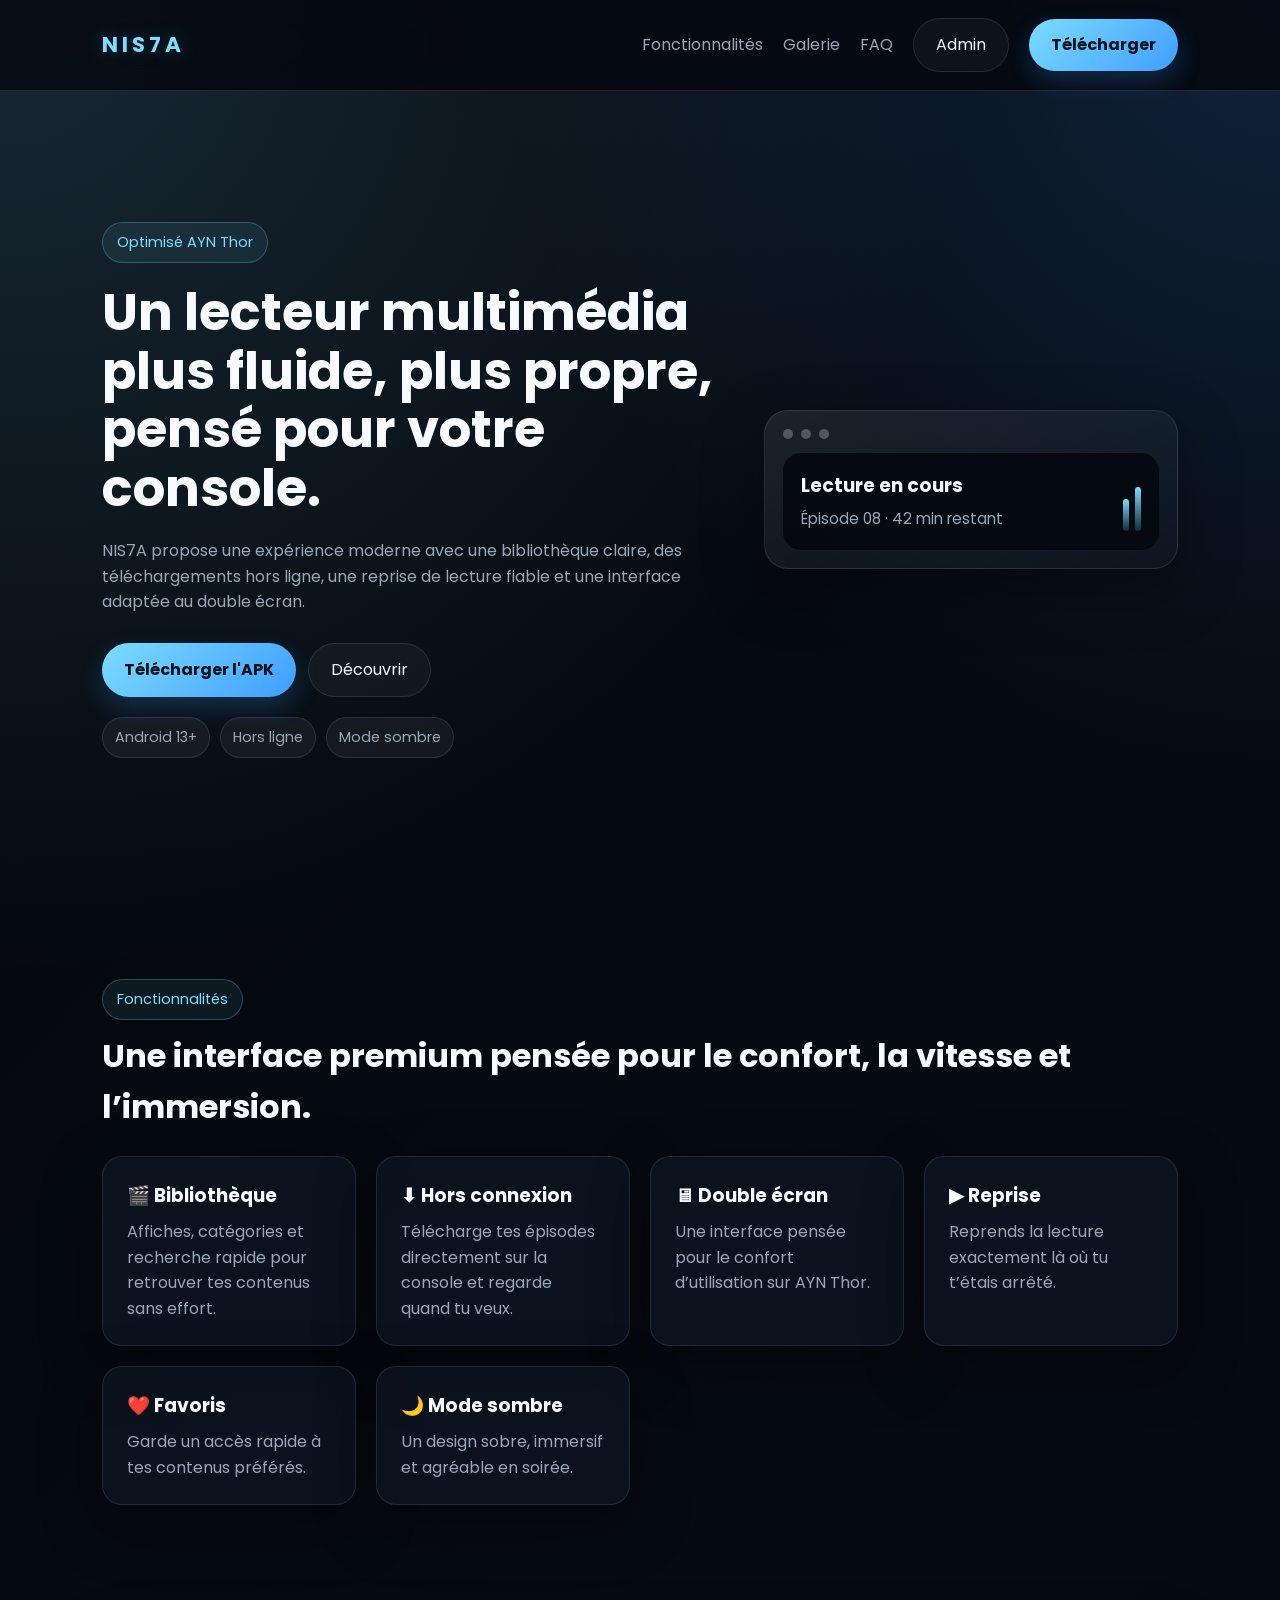
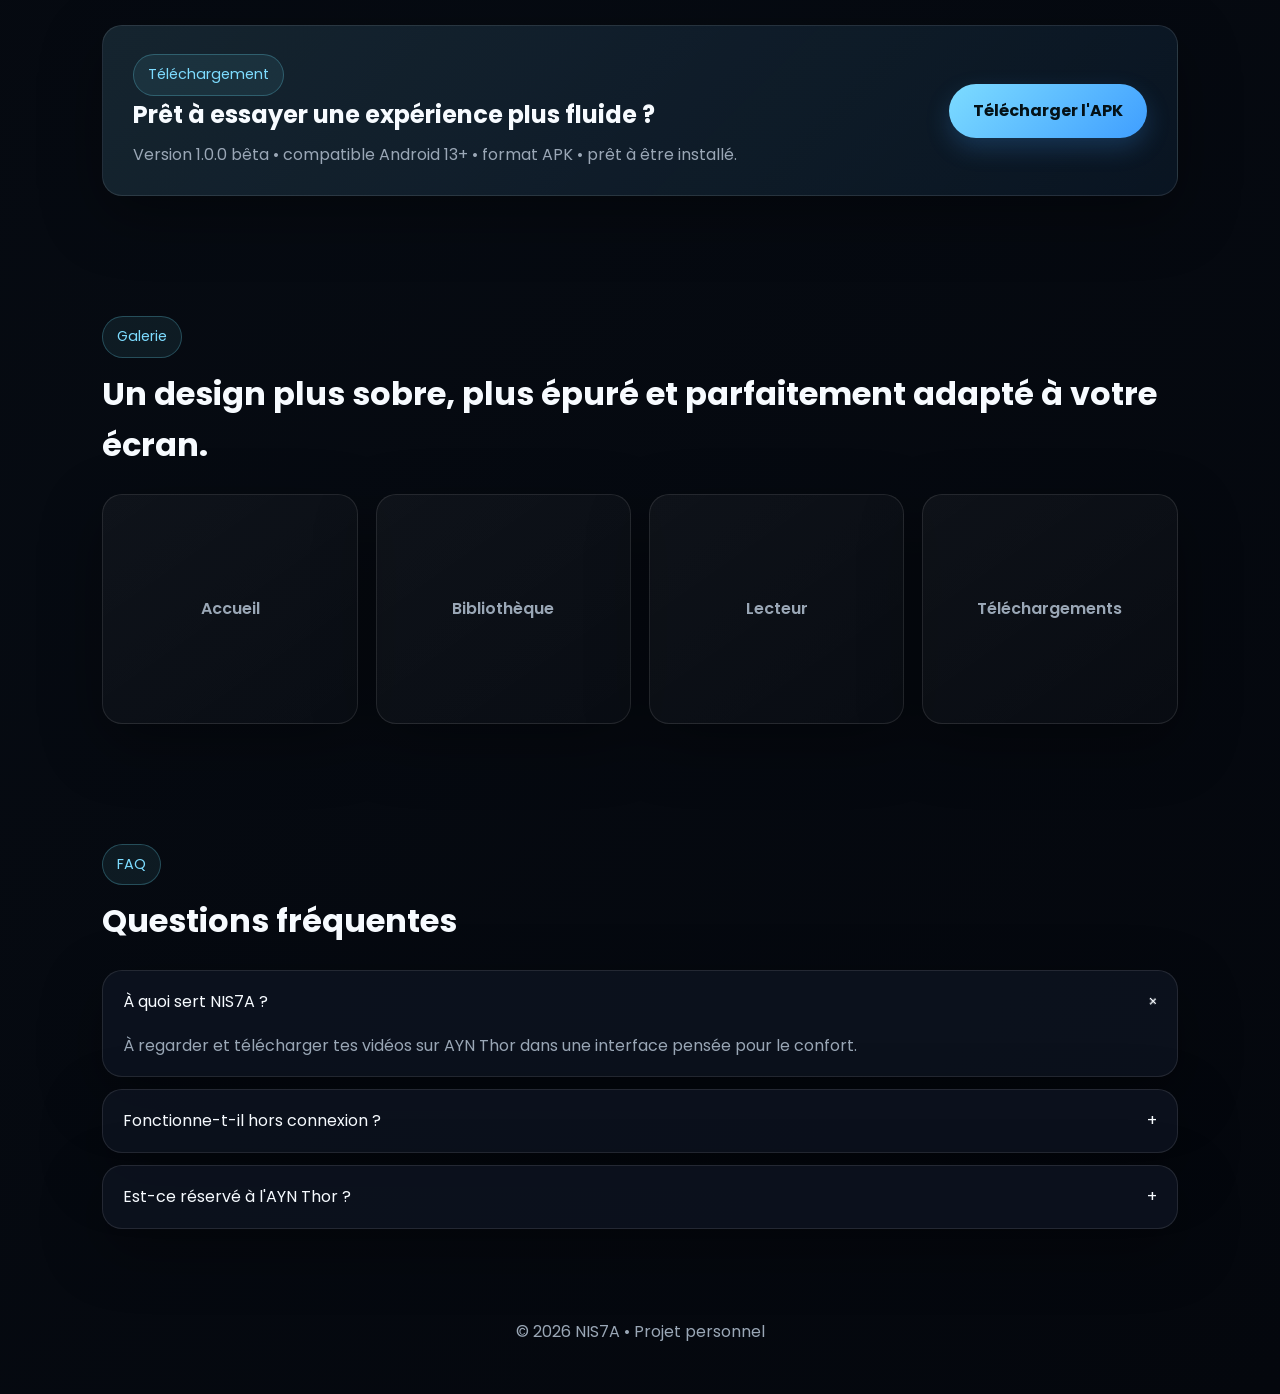
<file: index.html>
<!DOCTYPE html>
<html lang='fr'>
<head>
  <meta charset='utf-8'>
  <meta name='viewport' content='width=device-width,initial-scale=1'>
  <title>NIS7A</title>
  <link rel='stylesheet' href='css/style.css'>
  <link href='https://fonts.googleapis.com/css2?family=Poppins:wght@300;400;500;600;700&display=swap' rel='stylesheet'>
</head>
<body>
  <header class='site-header'>
    <a class='logo' href='#'>NIS7A</a>
    <nav class='site-nav'>
      <a href='#features'>Fonctionnalités</a>
      <a href='#gallery'>Galerie</a>
      <a href='#faq'>FAQ</a>
      <a href='admin/login.html' class='ghost'>Admin</a>
      <a class='btn nav-cta' href='#download'>Télécharger</a>
    </nav>
  </header>

  <main>
    <section class='hero'>
      <div class='hero-copy'>
        <span class='tag'>Optimisé AYN Thor</span>
        <h1>Un lecteur multimédia plus fluide, plus propre, pensé pour votre console.</h1>
        <p>NIS7A propose une expérience moderne avec une bibliothèque claire, des téléchargements hors ligne, une reprise de lecture fiable et une interface adaptée au double écran.</p>
        <div class='actions'>
          <a class='btn' href='#download'>Télécharger l'APK</a>
          <a class='ghost' href='#features'>Découvrir</a>
        </div>
        <div class='hero-badges'>
          <span>Android 13+</span>
          <span>Hors ligne</span>
          <span>Mode sombre</span>
        </div>
      </div>

      <div class='hero-preview'>
        <div class='preview-card'>
          <div class='preview-top'>
            <span></span><span></span><span></span>
          </div>
          <div class='preview-body'>
            <div class='preview-left'>
              <h3>Lecture en cours</h3>
              <p>Épisode 08 · 42 min restant</p>
            </div>
            <div class='preview-right'>
              <div class='wave'></div>
              <div class='wave'></div>
              <div class='wave'></div>
            </div>
          </div>
        </div>
      </div>
    </section>

    <section id='features' class='section'>
      <div class='section-heading'>
        <span class='section-kicker'>Fonctionnalités</span>
        <h2>Une interface premium pensée pour le confort, la vitesse et l’immersion.</h2>
      </div>
      <div class='grid'>
        <article class='card'>
          <h3>🎬 Bibliothèque</h3>
          <p>Affiches, catégories et recherche rapide pour retrouver tes contenus sans effort.</p>
        </article>
        <article class='card'>
          <h3>⬇ Hors connexion</h3>
          <p>Télécharge tes épisodes directement sur la console et regarde quand tu veux.</p>
        </article>
        <article class='card'>
          <h3>🖥 Double écran</h3>
          <p>Une interface pensée pour le confort d’utilisation sur AYN Thor.</p>
        </article>
        <article class='card'>
          <h3>▶ Reprise</h3>
          <p>Reprends la lecture exactement là où tu t’étais arrêté.</p>
        </article>
        <article class='card'>
          <h3>❤️ Favoris</h3>
          <p>Garde un accès rapide à tes contenus préférés.</p>
        </article>
        <article class='card'>
          <h3>🌙 Mode sombre</h3>
          <p>Un design sobre, immersif et agréable en soirée.</p>
        </article>
      </div>
    </section>

    <section id='download' class='section'>
      <div class='download-card'>
        <div>
          <span class='section-kicker'>Téléchargement</span>
          <h2>Prêt à essayer une expérience plus fluide ?</h2>
          <p>Version 1.0.0 bêta • compatible Android 13+ • format APK • prêt à être installé.</p>
        </div>
        <a class='btn btn-large' href='#'>Télécharger l'APK</a>
      </div>
    </section>

    <section id='gallery' class='section'>
      <div class='section-heading'>
        <span class='section-kicker'>Galerie</span>
        <h2>Un design plus sobre, plus épuré et parfaitement adapté à votre écran.</h2>
      </div>
      <div class='shots'>
        <div class='shot'><span>Accueil</span></div>
        <div class='shot'><span>Bibliothèque</span></div>
        <div class='shot'><span>Lecteur</span></div>
        <div class='shot'><span>Téléchargements</span></div>
      </div>
    </section>

    <section id='faq' class='section'>
      <div class='section-heading'>
        <span class='section-kicker'>FAQ</span>
        <h2>Questions fréquentes</h2>
      </div>
      <div class='faq-list'>
        <div class='faq-item open'>
          <button class='faq-question'>À quoi sert NIS7A ?<span>+</span></button>
          <div class='faq-answer'><p>À regarder et télécharger tes vidéos sur AYN Thor dans une interface pensée pour le confort.</p></div>
        </div>
        <div class='faq-item'>
          <button class='faq-question'>Fonctionne-t-il hors connexion ?<span>+</span></button>
          <div class='faq-answer'><p>Oui, une fois le contenu téléchargé, tu peux le lire sans réseau.</p></div>
        </div>
        <div class='faq-item'>
          <button class='faq-question'>Est-ce réservé à l'AYN Thor ?<span>+</span></button>
          <div class='faq-answer'><p>Oui, cette version est optimisée pour cette console et son expérience d’utilisation.</p></div>
        </div>
      </div>
    </section>
  </main>

  <footer>© 2026 NIS7A • Projet personnel</footer>
  <script src='js/script.js'></script>
</body>
</html>
</file>
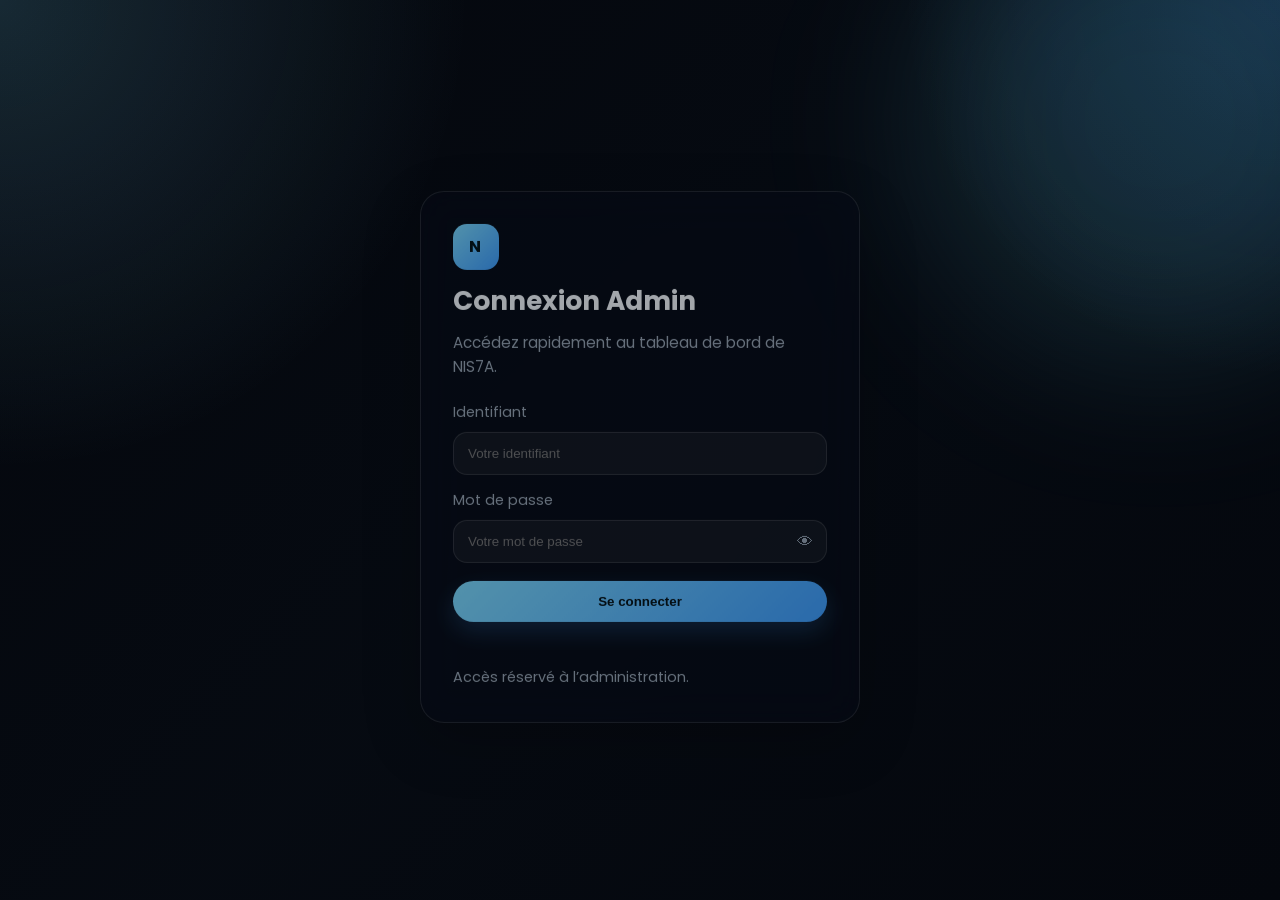
<file: admin/index.html>
<!doctype html>
<html lang='fr'>
<head>
  <meta charset='utf-8'>
  <meta name='viewport' content='width=device-width,initial-scale=1'>
  <title>Admin NIS7A</title>
  <meta http-equiv='refresh' content='0; url=login.html'>
</head>
<body>
  <p>Redirection vers <a href='login.html'>login admin</a>...</p>
</body>
</html>
</file>
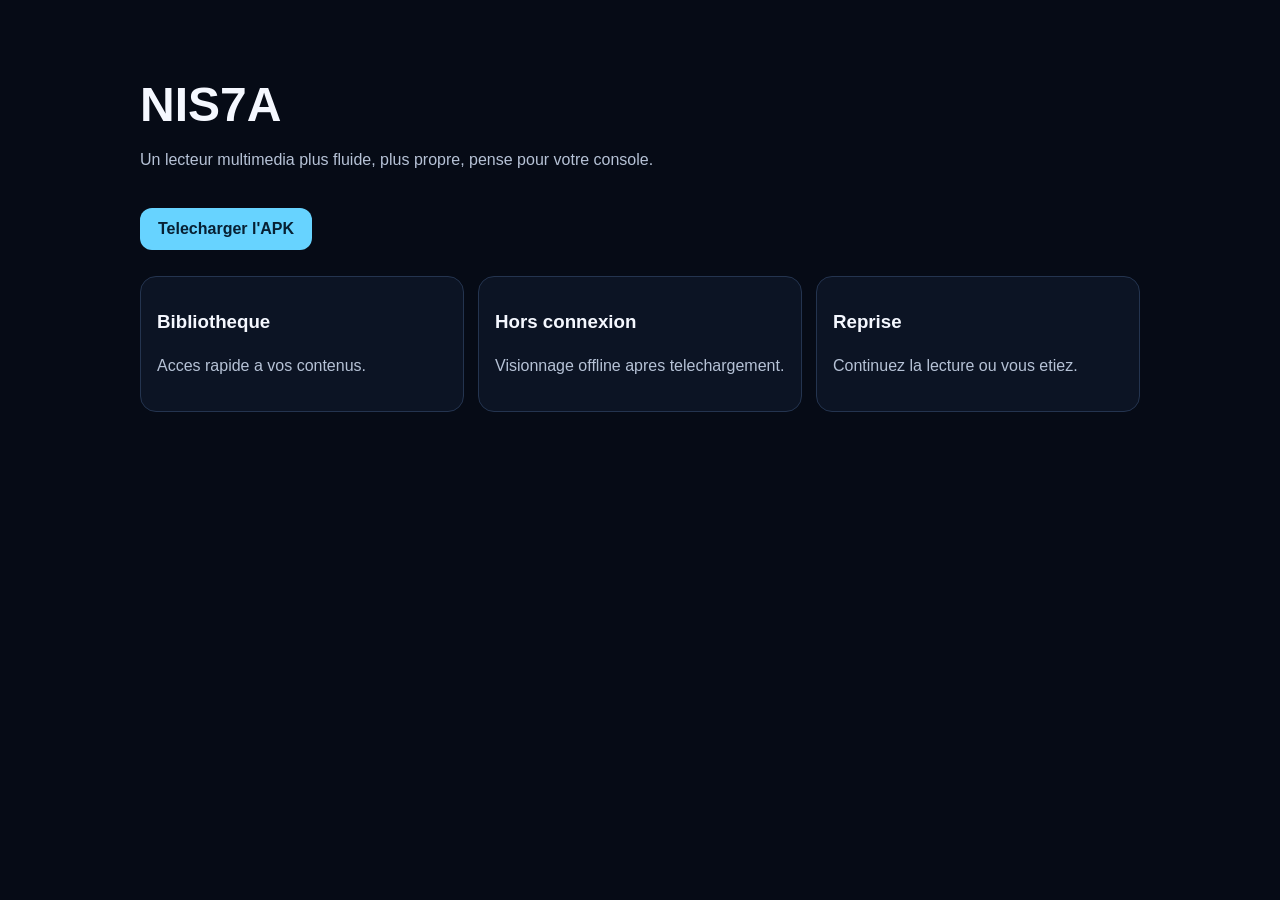
<file: docs/index.html>
<!doctype html>
<html lang="fr">
<head>
  <meta charset="utf-8">
  <meta name="viewport" content="width=device-width, initial-scale=1">
  <title>NIS7A</title>
  <style>
    body{margin:0;font-family:Arial,Helvetica,sans-serif;background:#060b16;color:#f5f8ff}
    .wrap{max-width:1000px;margin:0 auto;padding:32px 20px 64px}
    .hero{padding:48px 0}
    h1{font-size:48px;line-height:1.05;margin:0 0 16px}
    p{color:#b6c2d6;line-height:1.7}
    .btn{display:inline-block;margin-top:18px;padding:12px 18px;border-radius:12px;background:#67d3ff;color:#072033;text-decoration:none;font-weight:700}
    .grid{display:grid;grid-template-columns:repeat(3,1fr);gap:14px;margin-top:26px}
    .card{border:1px solid #24344f;border-radius:16px;padding:16px;background:#0c1424}
    @media (max-width:800px){h1{font-size:34px}.grid{grid-template-columns:1fr}}
  </style>
</head>
<body>
  <main class="wrap">
    <section class="hero">
      <h1>NIS7A</h1>
      <p>Un lecteur multimedia plus fluide, plus propre, pense pour votre console.</p>
      <a class="btn" href="#">Telecharger l'APK</a>
      <div class="grid">
        <article class="card"><h3>Bibliotheque</h3><p>Acces rapide a vos contenus.</p></article>
        <article class="card"><h3>Hors connexion</h3><p>Visionnage offline apres telechargement.</p></article>
        <article class="card"><h3>Reprise</h3><p>Continuez la lecture ou vous etiez.</p></article>
      </div>
    </section>
  </main>
</body>
</html>
</file>
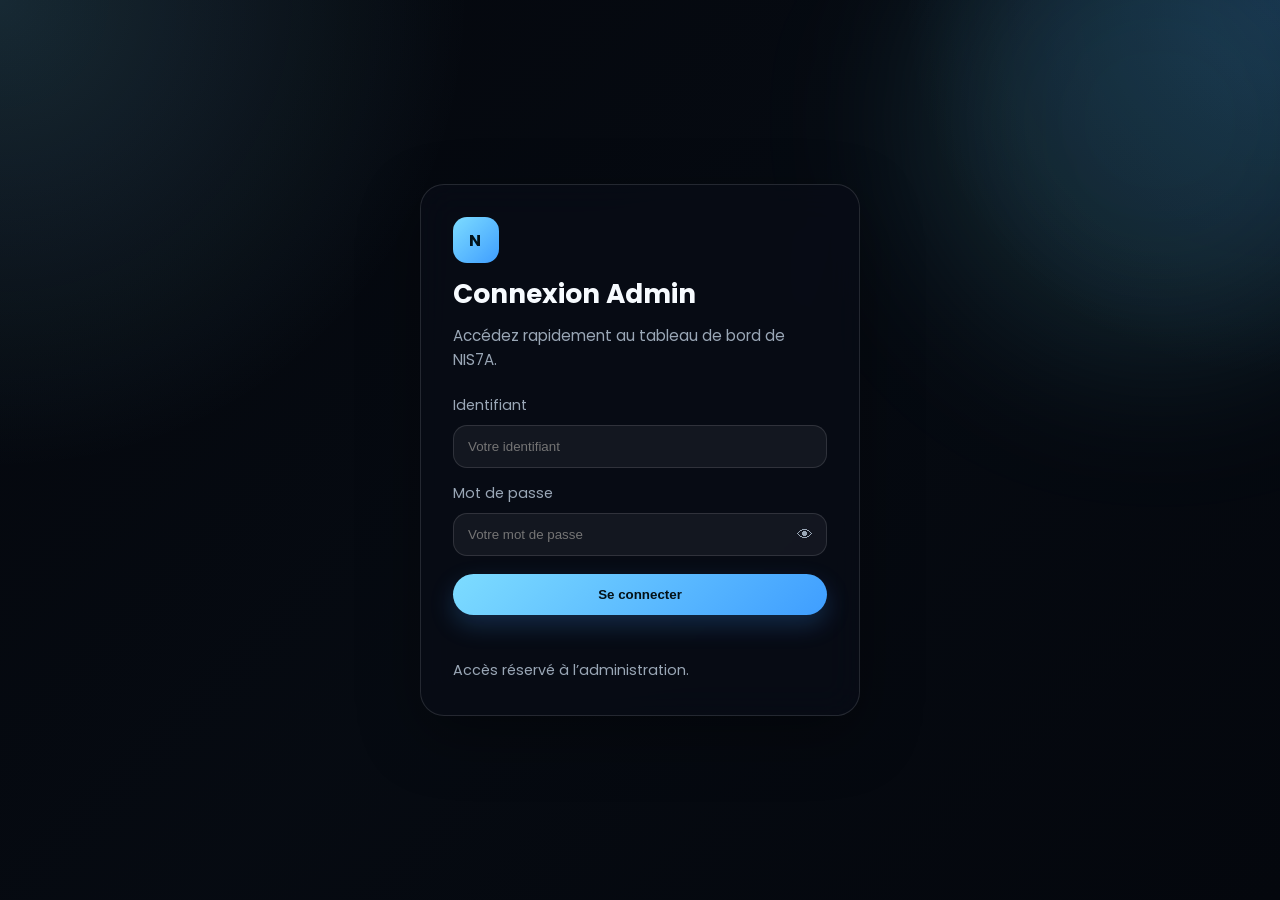
<file: admin/login.html>
<!doctype html>
<html lang='fr'>
<head>
  <meta charset='utf-8'>
  <meta name='viewport' content='width=device-width,initial-scale=1'>
  <title>Admin NIS7A</title>
  <link rel='stylesheet' href='../css/style.css'>
  <link href='https://fonts.googleapis.com/css2?family=Poppins:wght@300;400;500;600;700&display=swap' rel='stylesheet'>
</head>
<body class='center'>
  <div class='panel'>
    <div class='brand'>N</div>
    <h1>Connexion Admin</h1>
    <p class='subtitle'>Accédez rapidement au tableau de bord de NIS7A.</p>
    <form id='loginForm'>
      <label class='field'>
        <span>Identifiant</span>
        <input id='username' placeholder='Votre identifiant' autocomplete='username'>
      </label>
      <label class='field'>
        <span>Mot de passe</span>
        <div class='password-wrap'>
          <input id='password' type='password' placeholder='Votre mot de passe' autocomplete='current-password'>
          <button class='password-toggle' type='button' aria-label='Afficher le mot de passe'>👁</button>
        </div>
      </label>
      <button class='btn' type='submit'>Se connecter</button>
    </form>
    <div id='loginError' class='error' aria-live='polite'></div>
    <p class='help'>Accès réservé à l’administration.</p>
  </div>
  <script src='../js/script.js'></script>
  <script>
    const form = document.getElementById('loginForm');
    const passwordInput = document.getElementById('password');
    const passwordToggle = document.querySelector('.password-toggle');
    const loginError = document.getElementById('loginError');
    const submitBtn = form.querySelector("button[type='submit']");

    const setError = (message) => {
      loginError.textContent = message || '';
    };

    const setSubmitting = (isSubmitting) => {
      if (!submitBtn) return;
      submitBtn.disabled = isSubmitting;
      submitBtn.textContent = isSubmitting ? 'Connexion...' : 'Se connecter';
    };

    passwordToggle?.addEventListener('click', () => {
      const isHidden = passwordInput.type === 'password';
      passwordInput.type = isHidden ? 'text' : 'password';
      passwordToggle.textContent = isHidden ? '🙈' : '👁';
      passwordToggle.setAttribute('aria-label', isHidden ? 'Masquer le mot de passe' : 'Afficher le mot de passe');
    });

    form.addEventListener('submit', async function (event) {
      event.preventDefault();
      const username = document.getElementById('username').value.trim();
      const password = passwordInput.value.trim();

      if (!username || !password) {
        setError('Veuillez remplir identifiant et mot de passe.');
        return;
      }

      setError('');
      setSubmitting(true);

      try {
        const res = await fetch('/api/admin-login', {
          method: 'POST',
          credentials: 'include',
          cache: 'no-store',
          headers: { 'Content-Type': 'application/json' },
          body: JSON.stringify({ username, password })
        });

        let data = null;
        try {
          data = await res.json();
        } catch (_) {
          data = null;
        }

        if (res.ok && data && data.ok) {
          document.body.classList.add('is-transitioning');
          setTimeout(() => {
            window.location.href = 'dashboard.html';
          }, 260);
          return;
        }

        setError('Identifiant ou mot de passe incorrect.');
      } catch (error) {
        setError('Serveur indisponible. Démarrez server.py puis réessayez.');
      } finally {
        setSubmitting(false);
      }
    });
  </script>
</body>
</html>
</file>
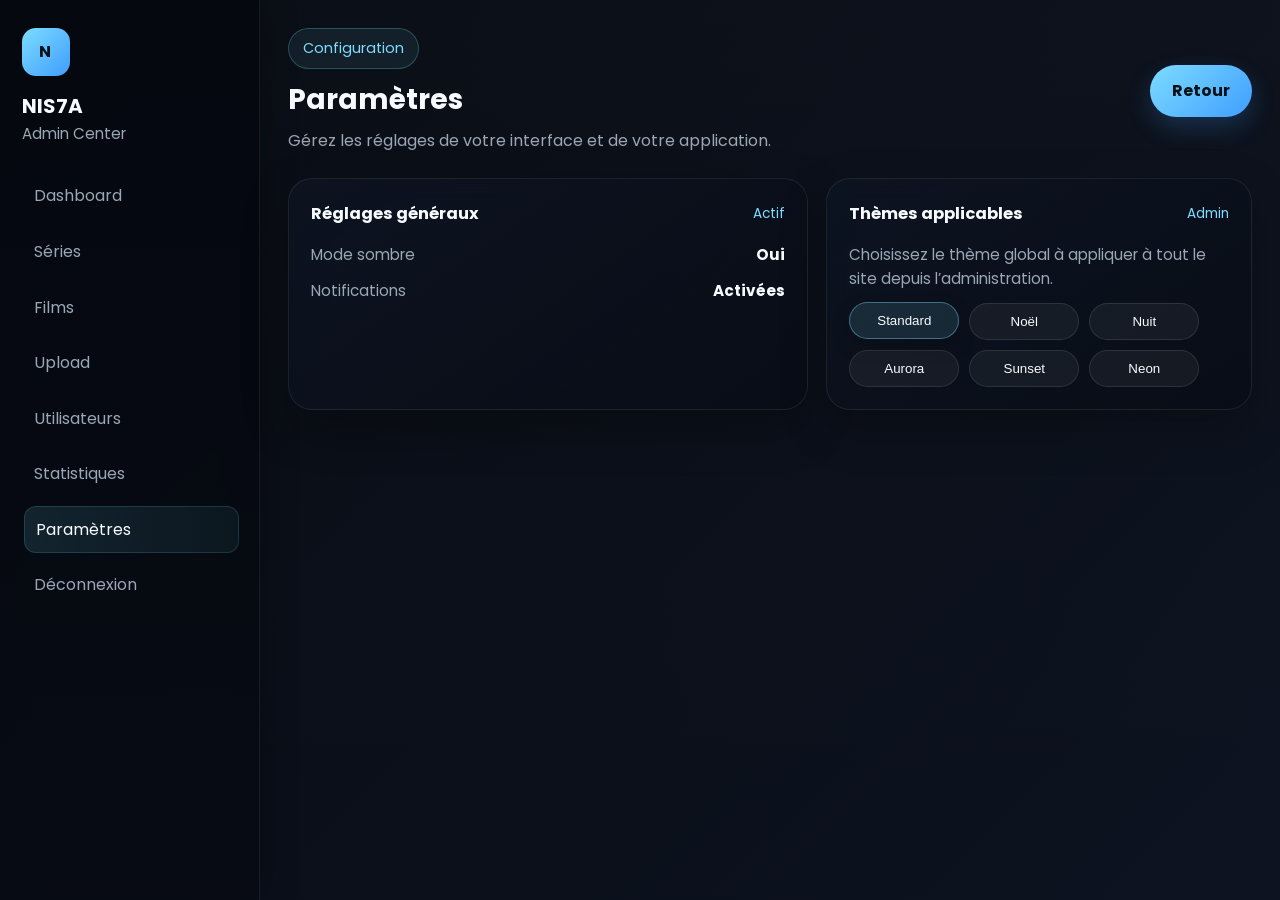
<file: admin/settings.html>
<!doctype html>
<html lang='fr'>
<head>
  <meta charset='utf-8'>
  <meta name='viewport' content='width=device-width,initial-scale=1'>
  <title>Paramètres - NIS7A</title>
  <link rel='stylesheet' href='../css/style.css'>
  <link href='https://fonts.googleapis.com/css2?family=Poppins:wght@300;400;500;600;700&display=swap' rel='stylesheet'>
</head>
<body class='admin'>
  <aside class='sidebar'>
    <div>
      <div class='brand-mark'>N</div>
      <h2>NIS7A</h2>
      <p>Admin Center</p>
    </div>
    <nav>
      <a href='dashboard.html'>Dashboard</a>
      <a href='series.html'>Séries</a>
      <a href='films.html'>Films</a>
      <a href='upload.html'>Upload</a>
      <a href='users.html'>Utilisateurs</a>
      <a href='statistics.html'>Statistiques</a>
      <a class='active' href='settings.html'>Paramètres</a>
      <a href='/api/admin-logout'>Déconnexion</a>
    </nav>
  </aside>

  <main class='dashboard-main'>
    <header class='dashboard-header'>
      <div>
        <span class='section-kicker'>Configuration</span>
        <h1>Paramètres</h1>
        <p>Gérez les réglages de votre interface et de votre application.</p>
      </div>
      <a class='btn' href='dashboard.html'>Retour</a>
    </header>

    <section class='content-grid'>
      <div class='panel-card'>
        <div class='panel-head'><h3>Réglages généraux</h3><span>Actif</span></div>
        <div class='progress-list'>
          <div class='progress-item'>
            <div class='progress-label'><span>Mode sombre</span><strong>Oui</strong></div>
          </div>
          <div class='progress-item'>
            <div class='progress-label'><span>Notifications</span><strong>Activées</strong></div>
          </div>
        </div>
      </div>

      <div class='panel-card'>
        <div class='panel-head'><h3>Thèmes applicables</h3><span>Admin</span></div>
        <div class='theme-panel'>
          <p>Choisissez le thème global à appliquer à tout le site depuis l’administration.</p>
          <div class='theme-options'>
            <button class='theme-option' data-theme='default' type='button'>Standard</button>
            <button class='theme-option' data-theme='christmas' type='button'>Noël</button>
            <button class='theme-option' data-theme='midnight' type='button'>Nuit</button>
            <button class='theme-option' data-theme='aurora' type='button'>Aurora</button>
            <button class='theme-option' data-theme='sunset' type='button'>Sunset</button>
            <button class='theme-option' data-theme='neon' type='button'>Neon</button>
          </div>
        </div>
      </div>
    </section>
  </main>
  <script src='../js/script.js'></script>
</body>
</html>
</file>
<file: css/style.css>
:root {
  --bg: #04070d;
  --panel: rgba(13, 19, 31, 0.88);
  --panel-strong: #0f1624;
  --text: #f7fbff;
  --muted: #9aa7b6;
  --border: rgba(255,255,255,0.10);
  --accent: #7ddcff;
  --accent-strong: #3f9eff;
  --shadow: 0 20px 60px rgba(0, 0, 0, 0.35);
}

:root[data-theme='christmas'] {
  --bg: #07110d;
  --panel: rgba(16, 31, 24, 0.9);
  --panel-strong: #13271f;
  --text: #fffdf6;
  --muted: #b8d8c3;
  --border: rgba(255,255,255,0.12);
  --accent: #ff6b6b;
  --accent-strong: #2e9d5d;
  --shadow: 0 20px 60px rgba(0, 0, 0, 0.28);
}

:root[data-theme='midnight'] {
  --bg: #03040b;
  --panel: rgba(10, 13, 24, 0.9);
  --panel-strong: #0e1220;
  --text: #eef4ff;
  --muted: #8fa0b8;
  --border: rgba(255,255,255,0.10);
  --accent: #8b5cf6;
  --accent-strong: #3b82f6;
  --shadow: 0 20px 60px rgba(0, 0, 0, 0.32);
}

:root[data-theme='aurora'] {
  --bg: #07131d;
  --panel: rgba(11, 24, 33, 0.9);
  --panel-strong: #122b39;
  --text: #f1fcff;
  --muted: #9ac5d0;
  --border: rgba(255,255,255,0.12);
  --accent: #34d399;
  --accent-strong: #06b6d4;
  --shadow: 0 20px 60px rgba(0, 0, 0, 0.26);
}

:root[data-theme='sunset'] {
  --bg: #180b0f;
  --panel: rgba(31, 17, 23, 0.9);
  --panel-strong: #26131b;
  --text: #fff5f7;
  --muted: #e9b9bc;
  --border: rgba(255,255,255,0.12);
  --accent: #ff8a65;
  --accent-strong: #ff4d6d;
  --shadow: 0 20px 60px rgba(0, 0, 0, 0.3);
}

:root[data-theme='neon'] {
  --bg: #06070f;
  --panel: rgba(13, 15, 28, 0.9);
  --panel-strong: #10162d;
  --text: #f5f7ff;
  --muted: #b0b7d8;
  --border: rgba(255,255,255,0.12);
  --accent: #ff00cc;
  --accent-strong: #00e5ff;
  --shadow: 0 20px 60px rgba(0, 0, 0, 0.34);
}

* { margin: 0; padding: 0; box-sizing: border-box; }
html { scroll-behavior: smooth; }
body {
  font-family: 'Poppins', sans-serif;
  background:
    radial-gradient(circle at top left, rgba(125, 220, 255, 0.16), transparent 30%),
    radial-gradient(circle at top right, rgba(63, 158, 255, 0.18), transparent 24%),
    linear-gradient(135deg, var(--bg) 0%, color-mix(in srgb, var(--bg) 80%, #0e1824) 50%, var(--bg) 100%);
  color: var(--text);
  line-height: 1.6;
  overflow-x: hidden;
  transition: background 0.35s ease, color 0.35s ease;
}

body * {
  transition: background-color 0.25s ease, border-color 0.25s ease, color 0.25s ease, box-shadow 0.25s ease;
}

:root[data-theme='christmas'] body {
  background:
    radial-gradient(circle at top left, rgba(255, 107, 107, 0.18), transparent 28%),
    radial-gradient(circle at top right, rgba(46, 157, 93, 0.2), transparent 24%),
    linear-gradient(135deg, #07110d 0%, #0f261b 50%, #07110d 100%);
}

:root[data-theme='midnight'] body {
  background:
    radial-gradient(circle at top left, rgba(139, 92, 246, 0.16), transparent 28%),
    radial-gradient(circle at top right, rgba(59, 130, 246, 0.2), transparent 24%),
    linear-gradient(135deg, #03040b 0%, #0b1122 50%, #03040b 100%);
}

:root[data-theme='aurora'] body {
  background:
    radial-gradient(circle at top left, rgba(52, 211, 153, 0.16), transparent 28%),
    radial-gradient(circle at top right, rgba(6, 182, 212, 0.2), transparent 24%),
    linear-gradient(135deg, #07131d 0%, #0d2330 50%, #07131d 100%);
}

:root[data-theme='sunset'] body {
  background:
    radial-gradient(circle at top left, rgba(255, 138, 101, 0.18), transparent 28%),
    radial-gradient(circle at top right, rgba(255, 77, 109, 0.2), transparent 24%),
    linear-gradient(135deg, #180b0f 0%, #27121a 50%, #180b0f 100%);
}

:root[data-theme='neon'] body {
  background:
    radial-gradient(circle at top left, rgba(255, 0, 204, 0.16), transparent 28%),
    radial-gradient(circle at top right, rgba(0, 229, 255, 0.16), transparent 24%),
    linear-gradient(135deg, #06070f 0%, #11152f 50%, #06070f 100%);
}

body::before {
  content: '';
  position: fixed;
  inset: 0;
  background: linear-gradient(135deg, rgba(110, 231, 255, 0.14), rgba(255,255,255,0.02));
  opacity: 0;
  pointer-events: none;
  transition: opacity 0.3s ease;
  z-index: 999;
}

body.is-transitioning::before {
  opacity: 1;
}

a { color: inherit; text-decoration: none; }

body.center {
  min-height: 100vh;
  display: grid;
  place-items: center;
  padding: 24px;
  position: relative;
  overflow: hidden;
}

body.admin {
  min-height: 100vh;
  display: flex;
  background: linear-gradient(135deg, #070b12 0%, #0d1320 100%);
}

body.admin::before {
  content: '';
  position: fixed;
  inset: 0;
  background: radial-gradient(circle at top right, rgba(110, 231, 255, 0.16), transparent 32%);
  pointer-events: none;
}

body.center::after {
  content: '';
  position: absolute;
  width: 480px;
  height: 480px;
  border-radius: 50%;
  background: rgba(110, 231, 255, 0.12);
  filter: blur(80px);
  top: -120px;
  right: -120px;
  z-index: 0;
}

.panel {
  position: relative;
  z-index: 1;
  width: min(100%, 440px);
  padding: 32px;
  border-radius: 24px;
  background: rgba(8, 12, 22, 0.78);
  border: 1px solid rgba(255, 255, 255, 0.12);
  box-shadow: 0 20px 60px rgba(0, 0, 0, 0.35);
  backdrop-filter: blur(18px);
  animation: up 0.7s ease both;
}

.panel h1 {
  font-size: 1.65rem;
  margin: 10px 0 8px;
}

.panel .subtitle {
  color: var(--muted);
  margin-bottom: 22px;
  font-size: 0.95rem;
}

.brand {
  display: inline-flex;
  align-items: center;
  justify-content: center;
  width: 46px;
  height: 46px;
  border-radius: 14px;
  background: linear-gradient(135deg, var(--accent), var(--accent-strong));
  color: #02131a;
  font-weight: 700;
  letter-spacing: 0.12rem;
}

form {
  display: grid;
  gap: 14px;
}

.field {
  display: grid;
  gap: 8px;
}

.field span {
  font-size: 0.9rem;
  color: var(--muted);
}

input {
  width: 100%;
  border: 1px solid rgba(255,255,255,0.12);
  background: rgba(255,255,255,0.05);
  color: var(--text);
  padding: 13px 14px;
  border-radius: 14px;
  outline: none;
  transition: border-color 0.25s ease, transform 0.25s ease, background 0.25s ease;
}

input:focus {
  border-color: rgba(110, 231, 255, 0.5);
  background: rgba(255,255,255,0.08);
  transform: translateY(-1px);
}

.password-wrap {
  position: relative;
}

.password-toggle {
  position: absolute;
  right: 8px;
  top: 50%;
  transform: translateY(-50%);
  border: none;
  background: transparent;
  color: var(--muted);
  cursor: pointer;
  font-size: 1rem;
  padding: 6px;
  transition: color 0.2s ease;
}

.password-toggle:hover {
  color: var(--text);
}

.panel .btn {
  margin-top: 4px;
  width: 100%;
  border: none;
  cursor: pointer;
}

.error {
  min-height: 20px;
  margin-top: 10px;
  color: #ff7a7a;
  font-size: 0.94rem;
}

.help {
  margin-top: 14px;
  color: var(--muted);
  font-size: 0.9rem;
}

.admin main,
.admin aside,
.admin header,
.admin .stats-grid,
.admin .panel-card,
.admin .metric,
.admin .action-card {
  transition: transform 0.25s ease, opacity 0.25s ease;
}

.sidebar {
  width: 260px;
  padding: 28px 22px;
  border-right: 1px solid rgba(255,255,255,0.08);
  background: linear-gradient(180deg, rgba(5, 8, 15, 0.96), rgba(7, 11, 20, 0.9));
  backdrop-filter: blur(14px);
  box-shadow: 8px 0 30px rgba(0, 0, 0, 0.2);
}

.sidebar h2 {
  margin-top: 14px;
  font-size: 1.25rem;
}

.sidebar p {
  color: var(--muted);
  font-size: 0.95rem;
}

.brand-mark {
  width: 48px;
  height: 48px;
  border-radius: 14px;
  display: grid;
  place-items: center;
  background: linear-gradient(135deg, var(--accent), var(--accent-strong));
  color: #041117;
  font-weight: 700;
  letter-spacing: 0.1rem;
}

.sidebar nav {
  display: grid;
  gap: 8px;
  margin-top: 26px;
}

.sidebar nav a {
  padding: 11px 12px;
  border-radius: 12px;
  color: var(--muted);
  transition: all 0.25s ease;
}

.sidebar nav a:hover,
.sidebar nav a.active {
  background: linear-gradient(90deg, rgba(110, 231, 255, 0.12), rgba(110, 231, 255, 0.06));
  color: var(--text);
  transform: translateX(2px);
  box-shadow: inset 0 0 0 1px rgba(110, 231, 255, 0.15);
}

.dashboard-main {
  flex: 1;
  padding: 28px;
  background: linear-gradient(180deg, rgba(255,255,255,0.01), rgba(255,255,255,0.00));
}

.dashboard-header {
  display: flex;
  justify-content: space-between;
  align-items: center;
  gap: 20px;
  margin-bottom: 24px;
}

.dashboard-header h1 {
  font-size: clamp(1.6rem, 2.2vw, 2.2rem);
  margin: 8px 0 6px;
}

.dashboard-header p {
  color: var(--muted);
}

.stats-grid {
  display: grid;
  grid-template-columns: repeat(auto-fit, minmax(200px, 1fr));
  gap: 16px;
  margin-bottom: 20px;
}

.metric {
  display: flex;
  gap: 14px;
  align-items: center;
  padding: 18px;
  border-radius: 20px;
  background: linear-gradient(135deg, rgba(255,255,255,0.06), rgba(255,255,255,0.03));
  border: 1px solid rgba(255,255,255,0.08);
  box-shadow: 0 12px 30px rgba(0,0,0,0.2);
  animation: fadeSlideUp 0.7s ease both;
}

.metric:nth-child(2) { animation-delay: 0.08s; }
.metric:nth-child(3) { animation-delay: 0.16s; }
.metric:nth-child(4) { animation-delay: 0.24s; }

.metric-accent {
  background: linear-gradient(135deg, rgba(110, 231, 255, 0.18), rgba(255,255,255,0.05));
}

.metric-icon {
  width: 46px;
  height: 46px;
  display: grid;
  place-items: center;
  border-radius: 14px;
  background: rgba(110, 231, 255, 0.12);
  font-size: 1.2rem;
}

.metric h2 {
  font-size: 1.35rem;
  margin-bottom: 2px;
}

.metric p {
  color: var(--muted);
  font-size: 0.95rem;
}

.metric span {
  display: inline-block;
  margin-top: 6px;
  color: var(--accent);
  font-size: 0.85rem;
}

.content-grid {
  display: grid;
  grid-template-columns: 1.1fr 0.9fr;
  gap: 18px;
}

.panel-card {
  background: linear-gradient(145deg, rgba(13, 20, 33, 0.92), rgba(8, 12, 22, 0.86));
  border: 1px solid rgba(255,255,255,0.08);
  border-radius: 24px;
  padding: 22px;
  box-shadow: 0 18px 46px rgba(0,0,0,0.28);
  animation: fadeSlideUp 0.8s ease both;
  backdrop-filter: blur(12px);
}

.panel-head {
  display: flex;
  justify-content: space-between;
  align-items: center;
  margin-bottom: 16px;
}

.panel-head h3 {
  font-size: 1.02rem;
}

.panel-head span {
  color: var(--accent);
  font-size: 0.85rem;
}

.progress-list {
  display: grid;
  gap: 12px;
}

.progress-item {
  display: grid;
  gap: 8px;
}

.progress-label {
  display: flex;
  justify-content: space-between;
  color: var(--muted);
  font-size: 0.95rem;
}

.progress-label strong {
  color: var(--text);
}

.progress-bar {
  width: 100%;
  height: 9px;
  background: rgba(255,255,255,0.08);
  border-radius: 999px;
  overflow: hidden;
}

.progress-bar span {
  display: block;
  height: 100%;
  border-radius: inherit;
  background: linear-gradient(90deg, var(--accent), var(--accent-strong));
  animation: growBar 1s ease both;
}

.quick-actions {
  display: grid;
  grid-template-columns: repeat(2, minmax(0, 1fr));
  gap: 12px;
}

.action-card {
  padding: 14px;
  border-radius: 16px;
  background: rgba(255,255,255,0.04);
  border: 1px solid rgba(255,255,255,0.08);
  color: var(--text);
  transition: transform 0.25s ease, border-color 0.25s ease;
  cursor: pointer;
}

.action-card:hover {
  transform: translateY(-3px);
  border-color: rgba(110, 231, 255, 0.3);
}

.action-btn {
  border: none;
  width: 100%;
  text-align: left;
  font: inherit;
}

.upload-form {
  display: grid;
  gap: 12px;
}

.upload-form input {
  padding: 12px;
  border-radius: 12px;
}

.upload-status {
  margin-top: 12px;
  color: var(--muted);
  font-size: 0.95rem;
}

.video-list {
  display: grid;
  gap: 12px;
}

.video-item {
  padding: 12px;
  border-radius: 14px;
  background: rgba(255,255,255,0.04);
  border: 1px solid rgba(255,255,255,0.08);
}

.upload-zone {
  display: grid;
  gap: 8px;
  justify-items: center;
  text-align: center;
  padding: 24px;
  border: 1px dashed var(--accent);
  border-radius: 20px;
  background: linear-gradient(135deg, rgba(125,220,255,0.08), rgba(63,158,255,0.05));
  cursor: pointer;
  color: var(--text);
  transition: transform 0.2s ease, border-color 0.2s ease, box-shadow 0.2s ease;
}

.upload-zone:hover {
  transform: translateY(-2px);
  border-color: var(--accent-strong);
  box-shadow: 0 14px 34px rgba(0,0,0,0.16);
}

.upload-zone .upload-icon {
  font-size: 2rem;
}

.selected-file {
  padding: 10px 12px;
  border-radius: 12px;
  background: rgba(255,255,255,0.05);
  color: var(--muted);
  font-size: 0.95rem;
}

.video-item span {
  color: var(--muted);
  font-size: 0.9rem;
}

@keyframes growBar {
  from { width: 0; }
  to { width: var(--bar-width, 100%); }
}

@keyframes fadeSlideUp {
  from { opacity: 0; transform: translateY(16px); }
  to { opacity: 1; transform: translateY(0); }
}

.admin .metric:hover,
.admin .action-card:hover,
.admin .panel-card:hover {
  transform: translateY(-4px);
}

.site-header {
  position: sticky;
  top: 0;
  z-index: 10;
  display: flex;
  justify-content: space-between;
  align-items: center;
  padding: 18px 8%;
  background: rgba(3, 5, 10, 0.72);
  backdrop-filter: blur(16px);
  border-bottom: 1px solid var(--border);
}

.logo {
  font-size: 1.35rem;
  font-weight: 700;
  letter-spacing: 0.25rem;
  color: var(--accent);
  text-shadow: 0 0 20px rgba(125, 220, 255, 0.25);
}

.site-nav {
  display: flex;
  align-items: center;
  gap: 20px;
  color: var(--muted);
}

.site-nav a:hover { color: var(--text); }

main { padding: 0 8%; }

.hero {
  min-height: 92vh;
  display: grid;
  grid-template-columns: 1.2fr 0.8fr;
  align-items: center;
  gap: 40px;
  padding: 60px 0 90px;
}

.hero-copy h1 {
  font-size: clamp(2rem, 4vw, 3.5rem);
  line-height: 1.15;
  margin: 20px 0;
}

.hero-copy p {
  max-width: 650px;
  color: var(--muted);
  font-size: 1rem;
}

.tag,
.section-kicker {
  display: inline-block;
  padding: 8px 14px;
  border: 1px solid rgba(110, 231, 255, 0.25);
  border-radius: 999px;
  color: var(--accent);
  background: rgba(110, 231, 255, 0.08);
  font-size: 0.9rem;
}

.actions {
  display: flex;
  flex-wrap: wrap;
  gap: 12px;
  margin-top: 28px;
}

.btn,
.ghost {
  display: inline-flex;
  align-items: center;
  justify-content: center;
  padding: 13px 22px;
  border-radius: 999px;
  transition: transform 0.25s ease, background 0.25s ease, border-color 0.25s ease, box-shadow 0.25s ease;
}

.btn {
  background: linear-gradient(135deg, var(--accent), var(--accent-strong));
  color: #041117;
  font-weight: 700;
  box-shadow: 0 10px 24px rgba(63, 158, 255, 0.22);
}

.theme-btn {
  padding: 10px 14px;
  font-size: 0.92rem;
  cursor: pointer;
}

.theme-panel {
  display: grid;
  gap: 12px;
}

.theme-panel p {
  color: var(--muted);
  font-size: 0.95rem;
}

.theme-options {
  display: flex;
  flex-wrap: wrap;
  gap: 10px;
}

.theme-option {
  border: 1px solid var(--border);
  background: rgba(255,255,255,0.05);
  color: var(--text);
  padding: 10px 12px;
  border-radius: 999px;
  cursor: pointer;
  transition: transform 0.2s ease, border-color 0.2s ease, background 0.2s ease;
  min-width: 110px;
}

.theme-option:hover,
.theme-option.active {
  transform: translateY(-1px);
  border-color: rgba(125, 220, 255, 0.4);
  background: rgba(125, 220, 255, 0.12);
  box-shadow: 0 8px 20px rgba(0, 0, 0, 0.16);
}

:root[data-theme='christmas'] .btn,
:root[data-theme='christmas'] .theme-option.active {
  background: linear-gradient(135deg, #ff6b6b, #2e9d5d);
  color: white;
}

:root[data-theme='midnight'] .btn,
:root[data-theme='midnight'] .theme-option.active {
  background: linear-gradient(135deg, #8b5cf6, #3b82f6);
  color: white;
}

.ghost {
  border: 1px solid var(--border);
  color: var(--text);
  background: rgba(255,255,255,0.04);
}

.btn:hover,
.ghost:hover {
  transform: translateY(-2px);
  box-shadow: 0 14px 28px rgba(0, 0, 0, 0.24);
}

.hero-badges {
  display: flex;
  flex-wrap: wrap;
  gap: 10px;
  margin-top: 20px;
}

.hero-badges span {
  padding: 8px 12px;
  border-radius: 999px;
  background: rgba(255,255,255,0.05);
  border: 1px solid var(--border);
  color: var(--muted);
  font-size: 0.9rem;
}

.hero-preview {
  display: flex;
  justify-content: center;
}

.preview-card {
  width: min(100%, 430px);
  padding: 18px;
  border-radius: 24px;
  background: linear-gradient(145deg, rgba(255,255,255,0.08), rgba(255,255,255,0.02));
  border: 1px solid var(--border);
  box-shadow: var(--shadow);
  backdrop-filter: blur(10px);
}

.preview-top {
  display: flex;
  gap: 8px;
  padding-bottom: 14px;
}

.preview-top span {
  width: 10px;
  height: 10px;
  border-radius: 50%;
  background: rgba(255,255,255,0.25);
}

.preview-body {
  display: flex;
  justify-content: space-between;
  align-items: center;
  gap: 18px;
  padding: 18px;
  border-radius: 18px;
  background: rgba(5, 8, 15, 0.9);
}

.preview-left h3 { margin-bottom: 6px; }
.preview-left p { color: var(--muted); font-size: 0.95rem; }

.preview-right {
  display: flex;
  align-items: flex-end;
  gap: 6px;
  height: 58px;
}

.wave {
  width: 6px;
  border-radius: 999px;
  background: linear-gradient(180deg, var(--accent), #0d2f3a);
  animation: pulse 1.2s infinite ease-in-out;
}

.wave:nth-child(2) { height: 32px; animation-delay: .15s; }
.wave:nth-child(3) { height: 44px; animation-delay: .3s; }

.section {
  padding: 60px 0;
}

.section-heading {
  margin-bottom: 24px;
}

.section-heading h2 {
  font-size: clamp(1.6rem, 2.5vw, 2.2rem);
  margin-top: 10px;
}

.grid {
  display: grid;
  grid-template-columns: repeat(auto-fit, minmax(220px, 1fr));
  gap: 20px;
}

.card,
.download-card,
.shot,
.faq-item {
  background: var(--panel);
  border: 1px solid var(--border);
  border-radius: 20px;
  box-shadow: var(--shadow);
}

.card {
  padding: 24px;
  transition: transform 0.25s ease, border-color 0.25s ease, background 0.25s ease;
}

.card:hover {
  transform: translateY(-4px);
  border-color: rgba(110, 231, 255, 0.28);
  background: rgba(20, 29, 43, 0.95);
}

.card h3 { margin-bottom: 8px; }
.card p { color: var(--muted); }

.download-card {
  display: flex;
  justify-content: space-between;
  align-items: center;
  gap: 20px;
  padding: 28px 30px;
  background: linear-gradient(135deg, rgba(125, 220, 255, 0.13), rgba(63, 158, 255, 0.08));
}

.download-card p { color: var(--muted); margin-top: 8px; }

.btn-large { padding: 14px 24px; }

.shots {
  display: grid;
  grid-template-columns: repeat(auto-fit, minmax(180px, 1fr));
  gap: 18px;
}

.shot {
  min-height: 230px;
  display: flex;
  align-items: center;
  justify-content: center;
  color: var(--muted);
  font-weight: 600;
  background: linear-gradient(145deg, rgba(255,255,255,0.04), rgba(255,255,255,0.02));
  position: relative;
  overflow: hidden;
}

.shot::before {
  content: '';
  position: absolute;
  inset: 0;
  background: linear-gradient(135deg, rgba(125, 220, 255, 0.10), transparent 60%);
  transform: translateY(100%);
  transition: transform 0.35s ease;
}

.shot:hover::before {
  transform: translateY(0);
}

.faq-list {
  display: grid;
  gap: 12px;
}

.faq-item { overflow: hidden; }

.faq-question {
  width: 100%;
  background: transparent;
  border: none;
  color: var(--text);
  padding: 18px 20px;
  font: inherit;
  text-align: left;
  display: flex;
  justify-content: space-between;
  align-items: center;
  cursor: pointer;
}

.faq-answer {
  max-height: 0;
  overflow: hidden;
  transition: max-height 0.25s ease;
}

.faq-answer p {
  padding: 0 20px 18px;
  color: var(--muted);
}

.faq-item.open .faq-answer { max-height: 140px; }
.faq-item.open .faq-question span { transform: rotate(45deg); }
.faq-question span { transition: transform 0.25s ease; }

footer {
  text-align: center;
  padding: 30px 8% 50px;
  color: var(--muted);
}

@keyframes pulse {
  0%, 100% { height: 18px; opacity: 0.7; }
  50% { height: 46px; opacity: 1; }
}

@keyframes floatGlow {
  0%, 100% { transform: translateY(0px); }
  50% { transform: translateY(-6px); }
}

@keyframes up {
  from { opacity: 0; transform: translateY(20px); }
  to { opacity: 1; transform: translateY(0); }
}

..hero-copy { animation: up 0.7s ease both; }
.hero-preview { animation: up 0.9s ease both; }
.preview-card { animation: floatGlow 3.2s ease-in-out infinite; }

@media (max-width: 900px) {
  .hero { grid-template-columns: 1fr; padding-top: 40px; }
  .hero-preview { order: -1; }
}

@media (max-width: 900px) {
  body.admin { flex-direction: column; }
  .sidebar { width: 100%; border-right: 0; border-bottom: 1px solid rgba(255,255,255,0.08); }
  .content-grid { grid-template-columns: 1fr; }
}

@media (max-width: 700px) {
  main { padding: 0 5%; }
  .site-header { padding: 16px 5%; flex-direction: column; gap: 10px; }
  .site-nav { flex-wrap: wrap; justify-content: center; }
  .download-card { flex-direction: column; align-items: flex-start; }
  .section { padding: 44px 0; }
  .dashboard-main { padding: 18px; }
  .dashboard-header { flex-direction: column; align-items: flex-start; }
  .quick-actions { grid-template-columns: 1fr; }
}
</file>
